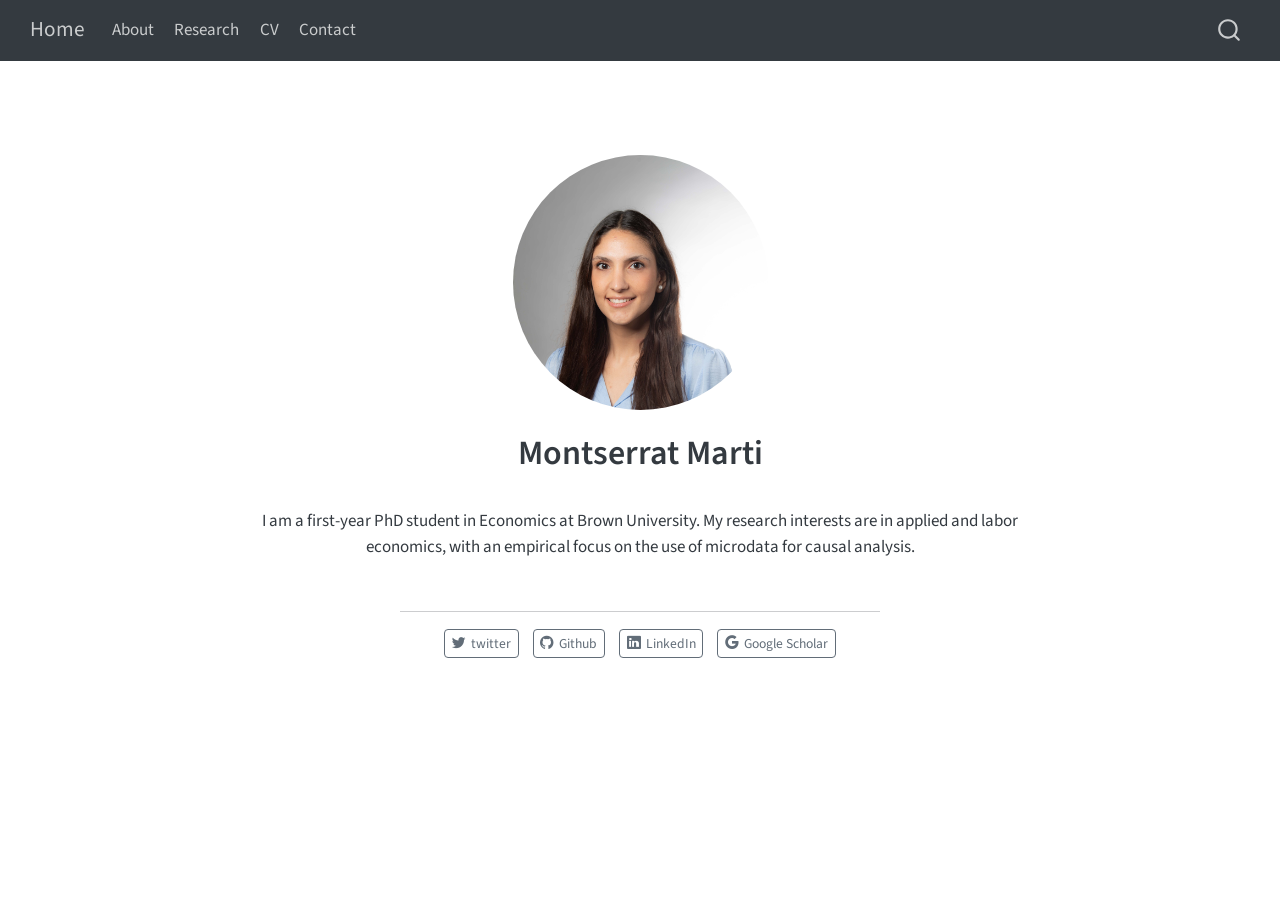
<file: docs/index.html>
<!DOCTYPE html>
<html xmlns="http://www.w3.org/1999/xhtml" lang="en" xml:lang="en"><head>

<meta charset="utf-8">
<meta name="generator" content="quarto-1.9.36">

<meta name="viewport" content="width=device-width, initial-scale=1.0, user-scalable=yes">


<title>Montserrat Marti – Home</title>
<style>
/* Default styles provided by pandoc.
** See https://pandoc.org/MANUAL.html#variables-for-html for config info.
*/
code{white-space: pre-wrap;}
span.smallcaps{font-variant: small-caps;}
div.columns{display: flex; gap: min(4vw, 1.5em);}
div.column{flex: auto; overflow-x: auto;}
div.hanging-indent{margin-left: 1.5em; text-indent: -1.5em;}
ul.task-list{list-style: none;}
ul.task-list li input[type="checkbox"] {
  width: 0.8em;
  margin: 0 0.8em 0.2em -1em; /* quarto-specific, see https://github.com/quarto-dev/quarto-cli/issues/4556 */ 
  vertical-align: middle;
}
</style>


<script src="site_libs/quarto-nav/quarto-nav.js"></script>
<script src="site_libs/quarto-nav/headroom.min.js"></script>
<script src="site_libs/clipboard/clipboard.min.js"></script>
<script src="site_libs/quarto-search/autocomplete.umd.js"></script>
<script src="site_libs/quarto-search/fuse.min.js"></script>
<script src="site_libs/quarto-search/quarto-search.js"></script>
<meta name="quarto:offset" content="./">
<link href="./logo.png" rel="icon" type="image/png">
<script src="site_libs/quarto-html/quarto.js" type="module"></script>
<script src="site_libs/quarto-html/tabsets/tabsets.js" type="module"></script>
<script src="site_libs/quarto-html/popper.min.js"></script>
<script src="site_libs/quarto-html/tippy.umd.min.js"></script>
<link href="site_libs/quarto-html/tippy.css" rel="stylesheet">
<link href="site_libs/quarto-html/quarto-syntax-highlighting-845c23b38eaddc0f92fda52bfe77a8c8.css" rel="stylesheet" id="quarto-text-highlighting-styles">
<script src="site_libs/bootstrap/bootstrap.min.js"></script>
<link href="site_libs/bootstrap/bootstrap-icons.css" rel="stylesheet">
<link href="site_libs/bootstrap/bootstrap-03f9807de618bff308c2425e29cd4db3.min.css" rel="stylesheet" append-hash="true" id="quarto-bootstrap" data-mode="light">
<script id="quarto-search-options" type="application/json">{
  "location": "navbar",
  "copy-button": false,
  "collapse-after": 3,
  "panel-placement": "end",
  "type": "overlay",
  "limit": 50,
  "keyboard-shortcut": [
    "f",
    "/",
    "s"
  ],
  "show-item-context": false,
  "language": {
    "search-no-results-text": "No results",
    "search-matching-documents-text": "matching documents",
    "search-copy-link-title": "Copy link to search",
    "search-hide-matches-text": "Hide additional matches",
    "search-more-match-text": "more match in this document",
    "search-more-matches-text": "more matches in this document",
    "search-clear-button-title": "Clear",
    "search-text-placeholder": "",
    "search-detached-cancel-button-title": "Cancel",
    "search-submit-button-title": "Submit",
    "search-label": "Search"
  }
}</script>


<link rel="stylesheet" href="styles.css">
</head>

<body class="nav-fixed fullcontent quarto-light">

<div id="quarto-search-results"></div>
  <header id="quarto-header" class="headroom fixed-top">
    <nav class="navbar navbar-expand-lg " data-bs-theme="dark">
      <div class="navbar-container container-fluid">
      <div class="navbar-brand-container mx-auto">
    <a class="navbar-brand" href="./index.html">
    <span class="navbar-title">Home</span>
    </a>
  </div>
            <div id="quarto-search" class="" title="Search"></div>
          <button class="navbar-toggler" type="button" data-bs-toggle="collapse" data-bs-target="#navbarCollapse" aria-controls="navbarCollapse" role="menu" aria-expanded="false" aria-label="Toggle navigation" onclick="if (window.quartoToggleHeadroom) { window.quartoToggleHeadroom(); }">
  <span class="navbar-toggler-icon"></span>
</button>
          <div class="collapse navbar-collapse" id="navbarCollapse">
            <ul class="navbar-nav navbar-nav-scroll me-auto">
  <li class="nav-item">
    <a class="nav-link" href="./about.html"> 
<span class="menu-text">About</span></a>
  </li>  
  <li class="nav-item">
    <a class="nav-link" href="./research/index.html"> 
<span class="menu-text">Research</span></a>
  </li>  
  <li class="nav-item">
    <a class="nav-link" href="./cv.pdf"> 
<span class="menu-text">CV</span></a>
  </li>  
  <li class="nav-item">
    <a class="nav-link" href="./contact.html"> 
<span class="menu-text">Contact</span></a>
  </li>  
</ul>
          </div> <!-- /navcollapse -->
            <div class="quarto-navbar-tools">
</div>
      </div> <!-- /container-fluid -->
    </nav>
</header>
<!-- content -->
<div id="quarto-content" class="quarto-container page-columns page-rows-contents page-layout-article page-navbar">
<!-- sidebar -->
<!-- margin-sidebar -->
    
<!-- main -->
<div class="quarto-about-jolla">
  <img src="profile.jpg" class="about-image
  round " style="height: 15em; width: 15em;">
 <header id="title-block-header" class="quarto-title-block default">
<div class="quarto-title">
<h1 class="title">Montserrat Marti</h1>
</div>
<div class="quarto-title-meta">
  </div>
</header><main class="content" id="quarto-document-content">
<p>I am a first-year PhD student in Economics at Brown University. My research interests are in applied and labor economics, with an empirical focus on the use of microdata for causal analysis.</p>


</main> 
  <hr class="about-sep">
   <div class="about-links">
  <a href="https://twitter.com" class="about-link" rel="" target="">
    <i class="bi bi-twitter"></i>
     <span class="about-link-text">twitter</span>
  </a>
  <a href="https://github.com" class="about-link" rel="" target="">
    <i class="bi bi-github"></i>
     <span class="about-link-text">Github</span>
  </a>
  <a href="https://linkedin.com" class="about-link" rel="" target="">
    <i class="bi bi-linkedin"></i>
     <span class="about-link-text">LinkedIn</span>
  </a>
  <a href="https://scholar.google.com" class="about-link" rel="" target="">
    <i class="bi bi-google"></i>
     <span class="about-link-text">Google Scholar</span>
  </a>
</div>
</div>
 <!-- /main -->
<script id="quarto-html-after-body" type="application/javascript">
  window.document.addEventListener("DOMContentLoaded", function (event) {
    const isCodeAnnotation = (el) => {
      for (const clz of el.classList) {
        if (clz.startsWith('code-annotation-')) {                     
          return true;
        }
      }
      return false;
    }
    const onCopySuccess = function(e) {
      // button target
      const button = e.trigger;
      // don't keep focus
      button.blur();
      // flash "checked"
      button.classList.add('code-copy-button-checked');
      var currentTitle = button.getAttribute("title");
      button.setAttribute("title", "Copied!");
      let tooltip;
      if (window.bootstrap) {
        button.setAttribute("data-bs-toggle", "tooltip");
        button.setAttribute("data-bs-placement", "left");
        button.setAttribute("data-bs-title", "Copied!");
        tooltip = new bootstrap.Tooltip(button, 
          { trigger: "manual", 
            customClass: "code-copy-button-tooltip",
            offset: [0, -8]});
        tooltip.show();    
      }
      setTimeout(function() {
        if (tooltip) {
          tooltip.hide();
          button.removeAttribute("data-bs-title");
          button.removeAttribute("data-bs-toggle");
          button.removeAttribute("data-bs-placement");
        }
        button.setAttribute("title", currentTitle);
        button.classList.remove('code-copy-button-checked');
      }, 1000);
      // clear code selection
      e.clearSelection();
    }
    const getTextToCopy = function(trigger) {
      const outerScaffold = trigger.parentElement.cloneNode(true);
      const codeEl = outerScaffold.querySelector('code');
      for (const childEl of codeEl.children) {
        if (isCodeAnnotation(childEl)) {
          childEl.remove();
        }
      }
      return codeEl.innerText;
    }
    const clipboard = new window.ClipboardJS('.code-copy-button:not([data-in-quarto-modal])', {
      text: getTextToCopy
    });
    clipboard.on('success', onCopySuccess);
    if (window.document.getElementById('quarto-embedded-source-code-modal')) {
      const clipboardModal = new window.ClipboardJS('.code-copy-button[data-in-quarto-modal]', {
        text: getTextToCopy,
        container: window.document.getElementById('quarto-embedded-source-code-modal')
      });
      clipboardModal.on('success', onCopySuccess);
    }
      var localhostRegex = new RegExp(/^(?:http|https):\/\/localhost\:?[0-9]*\//);
      var mailtoRegex = new RegExp(/^mailto:/);
        var filterRegex = new RegExp('/' + window.location.host + '/');
      var isInternal = (href) => {
          return filterRegex.test(href) || localhostRegex.test(href) || mailtoRegex.test(href);
      }
      // Inspect non-navigation links and adorn them if external
     var links = window.document.querySelectorAll('a[href]:not(.nav-link):not(.navbar-brand):not(.toc-action):not(.sidebar-link):not(.sidebar-item-toggle):not(.pagination-link):not(.no-external):not([aria-hidden]):not(.dropdown-item):not(.quarto-navigation-tool):not(.about-link)');
      for (var i=0; i<links.length; i++) {
        const link = links[i];
        if (!isInternal(link.href)) {
          // undo the damage that might have been done by quarto-nav.js in the case of
          // links that we want to consider external
          if (link.dataset.originalHref !== undefined) {
            link.href = link.dataset.originalHref;
          }
        }
      }
    function tippyHover(el, contentFn, onTriggerFn, onUntriggerFn) {
      const config = {
        allowHTML: true,
        maxWidth: 500,
        delay: 100,
        arrow: false,
        appendTo: function(el) {
            return el.parentElement;
        },
        interactive: true,
        interactiveBorder: 10,
        theme: 'quarto',
        placement: 'bottom-start',
      };
      if (contentFn) {
        config.content = contentFn;
      }
      if (onTriggerFn) {
        config.onTrigger = onTriggerFn;
      }
      if (onUntriggerFn) {
        config.onUntrigger = onUntriggerFn;
      }
      window.tippy(el, config); 
    }
    const noterefs = window.document.querySelectorAll('a[role="doc-noteref"]');
    for (var i=0; i<noterefs.length; i++) {
      const ref = noterefs[i];
      tippyHover(ref, function() {
        // use id or data attribute instead here
        let href = ref.getAttribute('data-footnote-href') || ref.getAttribute('href');
        try { href = new URL(href).hash; } catch {}
        const id = href.replace(/^#\/?/, "");
        const note = window.document.getElementById(id);
        if (note) {
          return note.innerHTML;
        } else {
          return "";
        }
      });
    }
    const xrefs = window.document.querySelectorAll('a.quarto-xref');
    const processXRef = (id, note) => {
      // Strip column container classes
      const stripColumnClz = (el) => {
        el.classList.remove("page-full", "page-columns");
        if (el.children) {
          for (const child of el.children) {
            stripColumnClz(child);
          }
        }
      }
      stripColumnClz(note)
      if (id === null || id.startsWith('sec-')) {
        // Special case sections, only their first couple elements
        const container = document.createElement("div");
        if (note.children && note.children.length > 2) {
          container.appendChild(note.children[0].cloneNode(true));
          for (let i = 1; i < note.children.length; i++) {
            const child = note.children[i];
            if (child.tagName === "P" && child.innerText === "") {
              continue;
            } else {
              container.appendChild(child.cloneNode(true));
              break;
            }
          }
          if (window.Quarto?.typesetMath) {
            window.Quarto.typesetMath(container);
          }
          return container.innerHTML
        } else {
          if (window.Quarto?.typesetMath) {
            window.Quarto.typesetMath(note);
          }
          return note.innerHTML;
        }
      } else {
        // Remove any anchor links if they are present
        const anchorLink = note.querySelector('a.anchorjs-link');
        if (anchorLink) {
          anchorLink.remove();
        }
        if (window.Quarto?.typesetMath) {
          window.Quarto.typesetMath(note);
        }
        if (note.classList.contains("callout")) {
          return note.outerHTML;
        } else {
          return note.innerHTML;
        }
      }
    }
    for (var i=0; i<xrefs.length; i++) {
      const xref = xrefs[i];
      tippyHover(xref, undefined, function(instance) {
        instance.disable();
        let url = xref.getAttribute('href');
        let hash = undefined; 
        if (url.startsWith('#')) {
          hash = url;
        } else {
          try { hash = new URL(url).hash; } catch {}
        }
        if (hash) {
          const id = hash.replace(/^#\/?/, "");
          const note = window.document.getElementById(id);
          if (note !== null) {
            try {
              const html = processXRef(id, note.cloneNode(true));
              instance.setContent(html);
            } finally {
              instance.enable();
              instance.show();
            }
          } else {
            // See if we can fetch this
            fetch(url.split('#')[0])
            .then(res => res.text())
            .then(html => {
              const parser = new DOMParser();
              const htmlDoc = parser.parseFromString(html, "text/html");
              const note = htmlDoc.getElementById(id);
              if (note !== null) {
                const html = processXRef(id, note);
                instance.setContent(html);
              } 
            }).finally(() => {
              instance.enable();
              instance.show();
            });
          }
        } else {
          // See if we can fetch a full url (with no hash to target)
          // This is a special case and we should probably do some content thinning / targeting
          fetch(url)
          .then(res => res.text())
          .then(html => {
            const parser = new DOMParser();
            const htmlDoc = parser.parseFromString(html, "text/html");
            const note = htmlDoc.querySelector('main.content');
            if (note !== null) {
              // This should only happen for chapter cross references
              // (since there is no id in the URL)
              // remove the first header
              if (note.children.length > 0 && note.children[0].tagName === "HEADER") {
                note.children[0].remove();
              }
              const html = processXRef(null, note);
              instance.setContent(html);
            } 
          }).finally(() => {
            instance.enable();
            instance.show();
          });
        }
      }, function(instance) {
      });
    }
        let selectedAnnoteEl;
        const selectorForAnnotation = ( cell, annotation) => {
          let cellAttr = 'data-code-cell="' + cell + '"';
          let lineAttr = 'data-code-annotation="' +  annotation + '"';
          const selector = 'span[' + cellAttr + '][' + lineAttr + ']';
          return selector;
        }
        const selectCodeLines = (annoteEl) => {
          const doc = window.document;
          const targetCell = annoteEl.getAttribute("data-target-cell");
          const targetAnnotation = annoteEl.getAttribute("data-target-annotation");
          const annoteSpan = window.document.querySelector(selectorForAnnotation(targetCell, targetAnnotation));
          const lines = annoteSpan.getAttribute("data-code-lines").split(",");
          const lineIds = lines.map((line) => {
            return targetCell + "-" + line;
          })
          let top = null;
          let height = null;
          let parent = null;
          if (lineIds.length > 0) {
              //compute the position of the single el (top and bottom and make a div)
              const el = window.document.getElementById(lineIds[0]);
              top = el.offsetTop;
              height = el.offsetHeight;
              parent = el.parentElement.parentElement;
            if (lineIds.length > 1) {
              const lastEl = window.document.getElementById(lineIds[lineIds.length - 1]);
              const bottom = lastEl.offsetTop + lastEl.offsetHeight;
              height = bottom - top;
            }
            if (top !== null && height !== null && parent !== null) {
              // cook up a div (if necessary) and position it 
              let div = window.document.getElementById("code-annotation-line-highlight");
              if (div === null) {
                div = window.document.createElement("div");
                div.setAttribute("id", "code-annotation-line-highlight");
                div.style.position = 'absolute';
                parent.appendChild(div);
              }
              div.style.top = top - 2 + "px";
              div.style.height = height + 4 + "px";
              div.style.left = 0;
              let gutterDiv = window.document.getElementById("code-annotation-line-highlight-gutter");
              if (gutterDiv === null) {
                gutterDiv = window.document.createElement("div");
                gutterDiv.setAttribute("id", "code-annotation-line-highlight-gutter");
                gutterDiv.style.position = 'absolute';
                const codeCell = window.document.getElementById(targetCell);
                const gutter = codeCell.querySelector('.code-annotation-gutter');
                gutter.appendChild(gutterDiv);
              }
              gutterDiv.style.top = top - 2 + "px";
              gutterDiv.style.height = height + 4 + "px";
            }
            selectedAnnoteEl = annoteEl;
          }
        };
        const unselectCodeLines = () => {
          const elementsIds = ["code-annotation-line-highlight", "code-annotation-line-highlight-gutter"];
          elementsIds.forEach((elId) => {
            const div = window.document.getElementById(elId);
            if (div) {
              div.remove();
            }
          });
          selectedAnnoteEl = undefined;
        };
          // Handle positioning of the toggle
      window.addEventListener(
        "resize",
        throttle(() => {
          elRect = undefined;
          if (selectedAnnoteEl) {
            selectCodeLines(selectedAnnoteEl);
          }
        }, 10)
      );
      function throttle(fn, ms) {
      let throttle = false;
      let timer;
        return (...args) => {
          if(!throttle) { // first call gets through
              fn.apply(this, args);
              throttle = true;
          } else { // all the others get throttled
              if(timer) clearTimeout(timer); // cancel #2
              timer = setTimeout(() => {
                fn.apply(this, args);
                timer = throttle = false;
              }, ms);
          }
        };
      }
        // Attach click handler to the DT
        const annoteDls = window.document.querySelectorAll('dt[data-target-cell]');
        for (const annoteDlNode of annoteDls) {
          annoteDlNode.addEventListener('click', (event) => {
            const clickedEl = event.target;
            if (clickedEl !== selectedAnnoteEl) {
              unselectCodeLines();
              const activeEl = window.document.querySelector('dt[data-target-cell].code-annotation-active');
              if (activeEl) {
                activeEl.classList.remove('code-annotation-active');
              }
              selectCodeLines(clickedEl);
              clickedEl.classList.add('code-annotation-active');
            } else {
              // Unselect the line
              unselectCodeLines();
              clickedEl.classList.remove('code-annotation-active');
            }
          });
        }
    const findCites = (el) => {
      const parentEl = el.parentElement;
      if (parentEl) {
        const cites = parentEl.dataset.cites;
        if (cites) {
          return {
            el,
            cites: cites.split(' ')
          };
        } else {
          return findCites(el.parentElement)
        }
      } else {
        return undefined;
      }
    };
    var bibliorefs = window.document.querySelectorAll('a[role="doc-biblioref"]');
    for (var i=0; i<bibliorefs.length; i++) {
      const ref = bibliorefs[i];
      const citeInfo = findCites(ref);
      if (citeInfo) {
        tippyHover(citeInfo.el, function() {
          var popup = window.document.createElement('div');
          citeInfo.cites.forEach(function(cite) {
            var citeDiv = window.document.createElement('div');
            citeDiv.classList.add('hanging-indent');
            citeDiv.classList.add('csl-entry');
            var biblioDiv = window.document.getElementById('ref-' + cite);
            if (biblioDiv) {
              citeDiv.innerHTML = biblioDiv.innerHTML;
            }
            popup.appendChild(citeDiv);
          });
          return popup.innerHTML;
        });
      }
    }
  });
  </script>
</div> <!-- /content -->




</body></html>
</file>
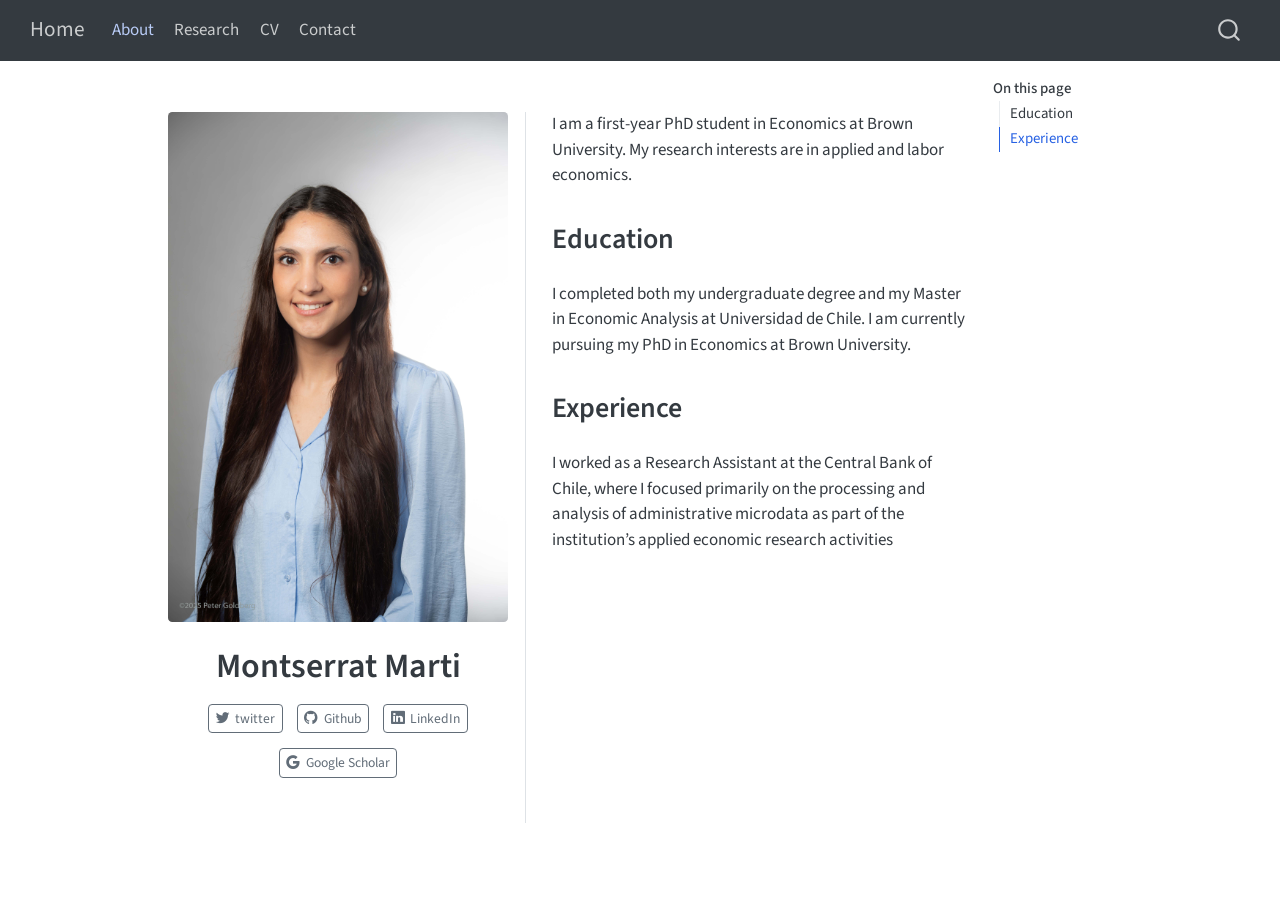
<file: docs/about.html>
<!DOCTYPE html>
<html xmlns="http://www.w3.org/1999/xhtml" lang="en" xml:lang="en"><head>

<meta charset="utf-8">
<meta name="generator" content="quarto-1.9.36">

<meta name="viewport" content="width=device-width, initial-scale=1.0, user-scalable=yes">


<title>Montserrat Marti – Home</title>
<style>
/* Default styles provided by pandoc.
** See https://pandoc.org/MANUAL.html#variables-for-html for config info.
*/
code{white-space: pre-wrap;}
span.smallcaps{font-variant: small-caps;}
div.columns{display: flex; gap: min(4vw, 1.5em);}
div.column{flex: auto; overflow-x: auto;}
div.hanging-indent{margin-left: 1.5em; text-indent: -1.5em;}
ul.task-list{list-style: none;}
ul.task-list li input[type="checkbox"] {
  width: 0.8em;
  margin: 0 0.8em 0.2em -1em; /* quarto-specific, see https://github.com/quarto-dev/quarto-cli/issues/4556 */ 
  vertical-align: middle;
}
</style>


<script src="site_libs/quarto-nav/quarto-nav.js"></script>
<script src="site_libs/quarto-nav/headroom.min.js"></script>
<script src="site_libs/clipboard/clipboard.min.js"></script>
<script src="site_libs/quarto-search/autocomplete.umd.js"></script>
<script src="site_libs/quarto-search/fuse.min.js"></script>
<script src="site_libs/quarto-search/quarto-search.js"></script>
<meta name="quarto:offset" content="./">
<link href="./logo.png" rel="icon" type="image/png">
<script src="site_libs/quarto-html/quarto.js" type="module"></script>
<script src="site_libs/quarto-html/tabsets/tabsets.js" type="module"></script>
<script src="site_libs/quarto-html/popper.min.js"></script>
<script src="site_libs/quarto-html/tippy.umd.min.js"></script>
<link href="site_libs/quarto-html/tippy.css" rel="stylesheet">
<link href="site_libs/quarto-html/quarto-syntax-highlighting-845c23b38eaddc0f92fda52bfe77a8c8.css" rel="stylesheet" id="quarto-text-highlighting-styles">
<script src="site_libs/bootstrap/bootstrap.min.js"></script>
<link href="site_libs/bootstrap/bootstrap-icons.css" rel="stylesheet">
<link href="site_libs/bootstrap/bootstrap-03f9807de618bff308c2425e29cd4db3.min.css" rel="stylesheet" append-hash="true" id="quarto-bootstrap" data-mode="light">
<script id="quarto-search-options" type="application/json">{
  "location": "navbar",
  "copy-button": false,
  "collapse-after": 3,
  "panel-placement": "end",
  "type": "overlay",
  "limit": 50,
  "keyboard-shortcut": [
    "f",
    "/",
    "s"
  ],
  "show-item-context": false,
  "language": {
    "search-no-results-text": "No results",
    "search-matching-documents-text": "matching documents",
    "search-copy-link-title": "Copy link to search",
    "search-hide-matches-text": "Hide additional matches",
    "search-more-match-text": "more match in this document",
    "search-more-matches-text": "more matches in this document",
    "search-clear-button-title": "Clear",
    "search-text-placeholder": "",
    "search-detached-cancel-button-title": "Cancel",
    "search-submit-button-title": "Submit",
    "search-label": "Search"
  }
}</script>


<link rel="stylesheet" href="styles.css">
</head>

<body class="nav-fixed quarto-light">

<div id="quarto-search-results"></div>
  <header id="quarto-header" class="headroom fixed-top">
    <nav class="navbar navbar-expand-lg " data-bs-theme="dark">
      <div class="navbar-container container-fluid">
      <div class="navbar-brand-container mx-auto">
    <a class="navbar-brand" href="./index.html">
    <span class="navbar-title">Home</span>
    </a>
  </div>
            <div id="quarto-search" class="" title="Search"></div>
          <button class="navbar-toggler" type="button" data-bs-toggle="collapse" data-bs-target="#navbarCollapse" aria-controls="navbarCollapse" role="menu" aria-expanded="false" aria-label="Toggle navigation" onclick="if (window.quartoToggleHeadroom) { window.quartoToggleHeadroom(); }">
  <span class="navbar-toggler-icon"></span>
</button>
          <div class="collapse navbar-collapse" id="navbarCollapse">
            <ul class="navbar-nav navbar-nav-scroll me-auto">
  <li class="nav-item">
    <a class="nav-link active" href="./about.html" aria-current="page"> 
<span class="menu-text">About</span></a>
  </li>  
  <li class="nav-item">
    <a class="nav-link" href="./research/index.html"> 
<span class="menu-text">Research</span></a>
  </li>  
  <li class="nav-item">
    <a class="nav-link" href="./cv.pdf"> 
<span class="menu-text">CV</span></a>
  </li>  
  <li class="nav-item">
    <a class="nav-link" href="./contact.html"> 
<span class="menu-text">Contact</span></a>
  </li>  
</ul>
          </div> <!-- /navcollapse -->
            <div class="quarto-navbar-tools">
</div>
      </div> <!-- /container-fluid -->
    </nav>
</header>
<!-- content -->
<div id="quarto-content" class="quarto-container page-columns page-rows-contents page-layout-article page-navbar">
<!-- sidebar -->
<!-- margin-sidebar -->
    <div id="quarto-margin-sidebar" class="sidebar margin-sidebar">
        <nav id="TOC" role="doc-toc" class="toc-active">
    <h2 id="toc-title">On this page</h2>
  <ul>
  <li><a href="#education" id="toc-education" class="nav-link active" data-scroll-target="#education">Education</a></li>
  <li><a href="#experience" id="toc-experience" class="nav-link" data-scroll-target="#experience">Experience</a></li>
  </ul>
</nav>
    </div>
<!-- main -->
<div class="quarto-about-trestles">
  <div class="about-entity">
    <img src="profile.jpg" class="about-image
  rounded " style="width: 20em;">
<header id="title-block-header" class="quarto-title-block default">
<div class="quarto-title">
<h1 class="title">Montserrat Marti</h1>
</div>
<div class="quarto-title-meta">
  </div>
</header>
    <div class="about-links">
  <a href="https://twitter.com" class="about-link" rel="" target="">
    <i class="bi bi-twitter"></i>
     <span class="about-link-text">twitter</span>
  </a>
  <a href="https://github.com" class="about-link" rel="" target="">
    <i class="bi bi-github"></i>
     <span class="about-link-text">Github</span>
  </a>
  <a href="https://linkedin.com" class="about-link" rel="" target="">
    <i class="bi bi-linkedin"></i>
     <span class="about-link-text">LinkedIn</span>
  </a>
  <a href="https://scholar.google.com" class="about-link" rel="" target="">
    <i class="bi bi-google"></i>
     <span class="about-link-text">Google Scholar</span>
  </a>
</div>
  </div>
  <div class="about-contents"><main class="content" id="quarto-document-content">

<p>I am a first-year PhD student in Economics at Brown University. My research interests are in applied and labor economics.</p>
<section id="education" class="level2">
<h2 data-anchor-id="education">Education</h2>
<p>I completed both my undergraduate degree and my Master in Economic Analysis at Universidad de Chile. I am currently pursuing my PhD in Economics at Brown University.</p>
</section>
<section id="experience" class="level2">
<h2 data-anchor-id="experience">Experience</h2>
<p>I worked as a Research Assistant at the Central Bank of Chile, where I focused primarily on the processing and analysis of administrative microdata as part of the institution’s applied economic research activities</p>


</section>
</main></div>
</div>
 <!-- /main -->
<script id="quarto-html-after-body" type="application/javascript">
  window.document.addEventListener("DOMContentLoaded", function (event) {
    const isCodeAnnotation = (el) => {
      for (const clz of el.classList) {
        if (clz.startsWith('code-annotation-')) {                     
          return true;
        }
      }
      return false;
    }
    const onCopySuccess = function(e) {
      // button target
      const button = e.trigger;
      // don't keep focus
      button.blur();
      // flash "checked"
      button.classList.add('code-copy-button-checked');
      var currentTitle = button.getAttribute("title");
      button.setAttribute("title", "Copied!");
      let tooltip;
      if (window.bootstrap) {
        button.setAttribute("data-bs-toggle", "tooltip");
        button.setAttribute("data-bs-placement", "left");
        button.setAttribute("data-bs-title", "Copied!");
        tooltip = new bootstrap.Tooltip(button, 
          { trigger: "manual", 
            customClass: "code-copy-button-tooltip",
            offset: [0, -8]});
        tooltip.show();    
      }
      setTimeout(function() {
        if (tooltip) {
          tooltip.hide();
          button.removeAttribute("data-bs-title");
          button.removeAttribute("data-bs-toggle");
          button.removeAttribute("data-bs-placement");
        }
        button.setAttribute("title", currentTitle);
        button.classList.remove('code-copy-button-checked');
      }, 1000);
      // clear code selection
      e.clearSelection();
    }
    const getTextToCopy = function(trigger) {
      const outerScaffold = trigger.parentElement.cloneNode(true);
      const codeEl = outerScaffold.querySelector('code');
      for (const childEl of codeEl.children) {
        if (isCodeAnnotation(childEl)) {
          childEl.remove();
        }
      }
      return codeEl.innerText;
    }
    const clipboard = new window.ClipboardJS('.code-copy-button:not([data-in-quarto-modal])', {
      text: getTextToCopy
    });
    clipboard.on('success', onCopySuccess);
    if (window.document.getElementById('quarto-embedded-source-code-modal')) {
      const clipboardModal = new window.ClipboardJS('.code-copy-button[data-in-quarto-modal]', {
        text: getTextToCopy,
        container: window.document.getElementById('quarto-embedded-source-code-modal')
      });
      clipboardModal.on('success', onCopySuccess);
    }
      var localhostRegex = new RegExp(/^(?:http|https):\/\/localhost\:?[0-9]*\//);
      var mailtoRegex = new RegExp(/^mailto:/);
        var filterRegex = new RegExp('/' + window.location.host + '/');
      var isInternal = (href) => {
          return filterRegex.test(href) || localhostRegex.test(href) || mailtoRegex.test(href);
      }
      // Inspect non-navigation links and adorn them if external
     var links = window.document.querySelectorAll('a[href]:not(.nav-link):not(.navbar-brand):not(.toc-action):not(.sidebar-link):not(.sidebar-item-toggle):not(.pagination-link):not(.no-external):not([aria-hidden]):not(.dropdown-item):not(.quarto-navigation-tool):not(.about-link)');
      for (var i=0; i<links.length; i++) {
        const link = links[i];
        if (!isInternal(link.href)) {
          // undo the damage that might have been done by quarto-nav.js in the case of
          // links that we want to consider external
          if (link.dataset.originalHref !== undefined) {
            link.href = link.dataset.originalHref;
          }
        }
      }
    function tippyHover(el, contentFn, onTriggerFn, onUntriggerFn) {
      const config = {
        allowHTML: true,
        maxWidth: 500,
        delay: 100,
        arrow: false,
        appendTo: function(el) {
            return el.parentElement;
        },
        interactive: true,
        interactiveBorder: 10,
        theme: 'quarto',
        placement: 'bottom-start',
      };
      if (contentFn) {
        config.content = contentFn;
      }
      if (onTriggerFn) {
        config.onTrigger = onTriggerFn;
      }
      if (onUntriggerFn) {
        config.onUntrigger = onUntriggerFn;
      }
      window.tippy(el, config); 
    }
    const noterefs = window.document.querySelectorAll('a[role="doc-noteref"]');
    for (var i=0; i<noterefs.length; i++) {
      const ref = noterefs[i];
      tippyHover(ref, function() {
        // use id or data attribute instead here
        let href = ref.getAttribute('data-footnote-href') || ref.getAttribute('href');
        try { href = new URL(href).hash; } catch {}
        const id = href.replace(/^#\/?/, "");
        const note = window.document.getElementById(id);
        if (note) {
          return note.innerHTML;
        } else {
          return "";
        }
      });
    }
    const xrefs = window.document.querySelectorAll('a.quarto-xref');
    const processXRef = (id, note) => {
      // Strip column container classes
      const stripColumnClz = (el) => {
        el.classList.remove("page-full", "page-columns");
        if (el.children) {
          for (const child of el.children) {
            stripColumnClz(child);
          }
        }
      }
      stripColumnClz(note)
      if (id === null || id.startsWith('sec-')) {
        // Special case sections, only their first couple elements
        const container = document.createElement("div");
        if (note.children && note.children.length > 2) {
          container.appendChild(note.children[0].cloneNode(true));
          for (let i = 1; i < note.children.length; i++) {
            const child = note.children[i];
            if (child.tagName === "P" && child.innerText === "") {
              continue;
            } else {
              container.appendChild(child.cloneNode(true));
              break;
            }
          }
          if (window.Quarto?.typesetMath) {
            window.Quarto.typesetMath(container);
          }
          return container.innerHTML
        } else {
          if (window.Quarto?.typesetMath) {
            window.Quarto.typesetMath(note);
          }
          return note.innerHTML;
        }
      } else {
        // Remove any anchor links if they are present
        const anchorLink = note.querySelector('a.anchorjs-link');
        if (anchorLink) {
          anchorLink.remove();
        }
        if (window.Quarto?.typesetMath) {
          window.Quarto.typesetMath(note);
        }
        if (note.classList.contains("callout")) {
          return note.outerHTML;
        } else {
          return note.innerHTML;
        }
      }
    }
    for (var i=0; i<xrefs.length; i++) {
      const xref = xrefs[i];
      tippyHover(xref, undefined, function(instance) {
        instance.disable();
        let url = xref.getAttribute('href');
        let hash = undefined; 
        if (url.startsWith('#')) {
          hash = url;
        } else {
          try { hash = new URL(url).hash; } catch {}
        }
        if (hash) {
          const id = hash.replace(/^#\/?/, "");
          const note = window.document.getElementById(id);
          if (note !== null) {
            try {
              const html = processXRef(id, note.cloneNode(true));
              instance.setContent(html);
            } finally {
              instance.enable();
              instance.show();
            }
          } else {
            // See if we can fetch this
            fetch(url.split('#')[0])
            .then(res => res.text())
            .then(html => {
              const parser = new DOMParser();
              const htmlDoc = parser.parseFromString(html, "text/html");
              const note = htmlDoc.getElementById(id);
              if (note !== null) {
                const html = processXRef(id, note);
                instance.setContent(html);
              } 
            }).finally(() => {
              instance.enable();
              instance.show();
            });
          }
        } else {
          // See if we can fetch a full url (with no hash to target)
          // This is a special case and we should probably do some content thinning / targeting
          fetch(url)
          .then(res => res.text())
          .then(html => {
            const parser = new DOMParser();
            const htmlDoc = parser.parseFromString(html, "text/html");
            const note = htmlDoc.querySelector('main.content');
            if (note !== null) {
              // This should only happen for chapter cross references
              // (since there is no id in the URL)
              // remove the first header
              if (note.children.length > 0 && note.children[0].tagName === "HEADER") {
                note.children[0].remove();
              }
              const html = processXRef(null, note);
              instance.setContent(html);
            } 
          }).finally(() => {
            instance.enable();
            instance.show();
          });
        }
      }, function(instance) {
      });
    }
        let selectedAnnoteEl;
        const selectorForAnnotation = ( cell, annotation) => {
          let cellAttr = 'data-code-cell="' + cell + '"';
          let lineAttr = 'data-code-annotation="' +  annotation + '"';
          const selector = 'span[' + cellAttr + '][' + lineAttr + ']';
          return selector;
        }
        const selectCodeLines = (annoteEl) => {
          const doc = window.document;
          const targetCell = annoteEl.getAttribute("data-target-cell");
          const targetAnnotation = annoteEl.getAttribute("data-target-annotation");
          const annoteSpan = window.document.querySelector(selectorForAnnotation(targetCell, targetAnnotation));
          const lines = annoteSpan.getAttribute("data-code-lines").split(",");
          const lineIds = lines.map((line) => {
            return targetCell + "-" + line;
          })
          let top = null;
          let height = null;
          let parent = null;
          if (lineIds.length > 0) {
              //compute the position of the single el (top and bottom and make a div)
              const el = window.document.getElementById(lineIds[0]);
              top = el.offsetTop;
              height = el.offsetHeight;
              parent = el.parentElement.parentElement;
            if (lineIds.length > 1) {
              const lastEl = window.document.getElementById(lineIds[lineIds.length - 1]);
              const bottom = lastEl.offsetTop + lastEl.offsetHeight;
              height = bottom - top;
            }
            if (top !== null && height !== null && parent !== null) {
              // cook up a div (if necessary) and position it 
              let div = window.document.getElementById("code-annotation-line-highlight");
              if (div === null) {
                div = window.document.createElement("div");
                div.setAttribute("id", "code-annotation-line-highlight");
                div.style.position = 'absolute';
                parent.appendChild(div);
              }
              div.style.top = top - 2 + "px";
              div.style.height = height + 4 + "px";
              div.style.left = 0;
              let gutterDiv = window.document.getElementById("code-annotation-line-highlight-gutter");
              if (gutterDiv === null) {
                gutterDiv = window.document.createElement("div");
                gutterDiv.setAttribute("id", "code-annotation-line-highlight-gutter");
                gutterDiv.style.position = 'absolute';
                const codeCell = window.document.getElementById(targetCell);
                const gutter = codeCell.querySelector('.code-annotation-gutter');
                gutter.appendChild(gutterDiv);
              }
              gutterDiv.style.top = top - 2 + "px";
              gutterDiv.style.height = height + 4 + "px";
            }
            selectedAnnoteEl = annoteEl;
          }
        };
        const unselectCodeLines = () => {
          const elementsIds = ["code-annotation-line-highlight", "code-annotation-line-highlight-gutter"];
          elementsIds.forEach((elId) => {
            const div = window.document.getElementById(elId);
            if (div) {
              div.remove();
            }
          });
          selectedAnnoteEl = undefined;
        };
          // Handle positioning of the toggle
      window.addEventListener(
        "resize",
        throttle(() => {
          elRect = undefined;
          if (selectedAnnoteEl) {
            selectCodeLines(selectedAnnoteEl);
          }
        }, 10)
      );
      function throttle(fn, ms) {
      let throttle = false;
      let timer;
        return (...args) => {
          if(!throttle) { // first call gets through
              fn.apply(this, args);
              throttle = true;
          } else { // all the others get throttled
              if(timer) clearTimeout(timer); // cancel #2
              timer = setTimeout(() => {
                fn.apply(this, args);
                timer = throttle = false;
              }, ms);
          }
        };
      }
        // Attach click handler to the DT
        const annoteDls = window.document.querySelectorAll('dt[data-target-cell]');
        for (const annoteDlNode of annoteDls) {
          annoteDlNode.addEventListener('click', (event) => {
            const clickedEl = event.target;
            if (clickedEl !== selectedAnnoteEl) {
              unselectCodeLines();
              const activeEl = window.document.querySelector('dt[data-target-cell].code-annotation-active');
              if (activeEl) {
                activeEl.classList.remove('code-annotation-active');
              }
              selectCodeLines(clickedEl);
              clickedEl.classList.add('code-annotation-active');
            } else {
              // Unselect the line
              unselectCodeLines();
              clickedEl.classList.remove('code-annotation-active');
            }
          });
        }
    const findCites = (el) => {
      const parentEl = el.parentElement;
      if (parentEl) {
        const cites = parentEl.dataset.cites;
        if (cites) {
          return {
            el,
            cites: cites.split(' ')
          };
        } else {
          return findCites(el.parentElement)
        }
      } else {
        return undefined;
      }
    };
    var bibliorefs = window.document.querySelectorAll('a[role="doc-biblioref"]');
    for (var i=0; i<bibliorefs.length; i++) {
      const ref = bibliorefs[i];
      const citeInfo = findCites(ref);
      if (citeInfo) {
        tippyHover(citeInfo.el, function() {
          var popup = window.document.createElement('div');
          citeInfo.cites.forEach(function(cite) {
            var citeDiv = window.document.createElement('div');
            citeDiv.classList.add('hanging-indent');
            citeDiv.classList.add('csl-entry');
            var biblioDiv = window.document.getElementById('ref-' + cite);
            if (biblioDiv) {
              citeDiv.innerHTML = biblioDiv.innerHTML;
            }
            popup.appendChild(citeDiv);
          });
          return popup.innerHTML;
        });
      }
    }
  });
  </script>
</div> <!-- /content -->




</body></html>
</file>
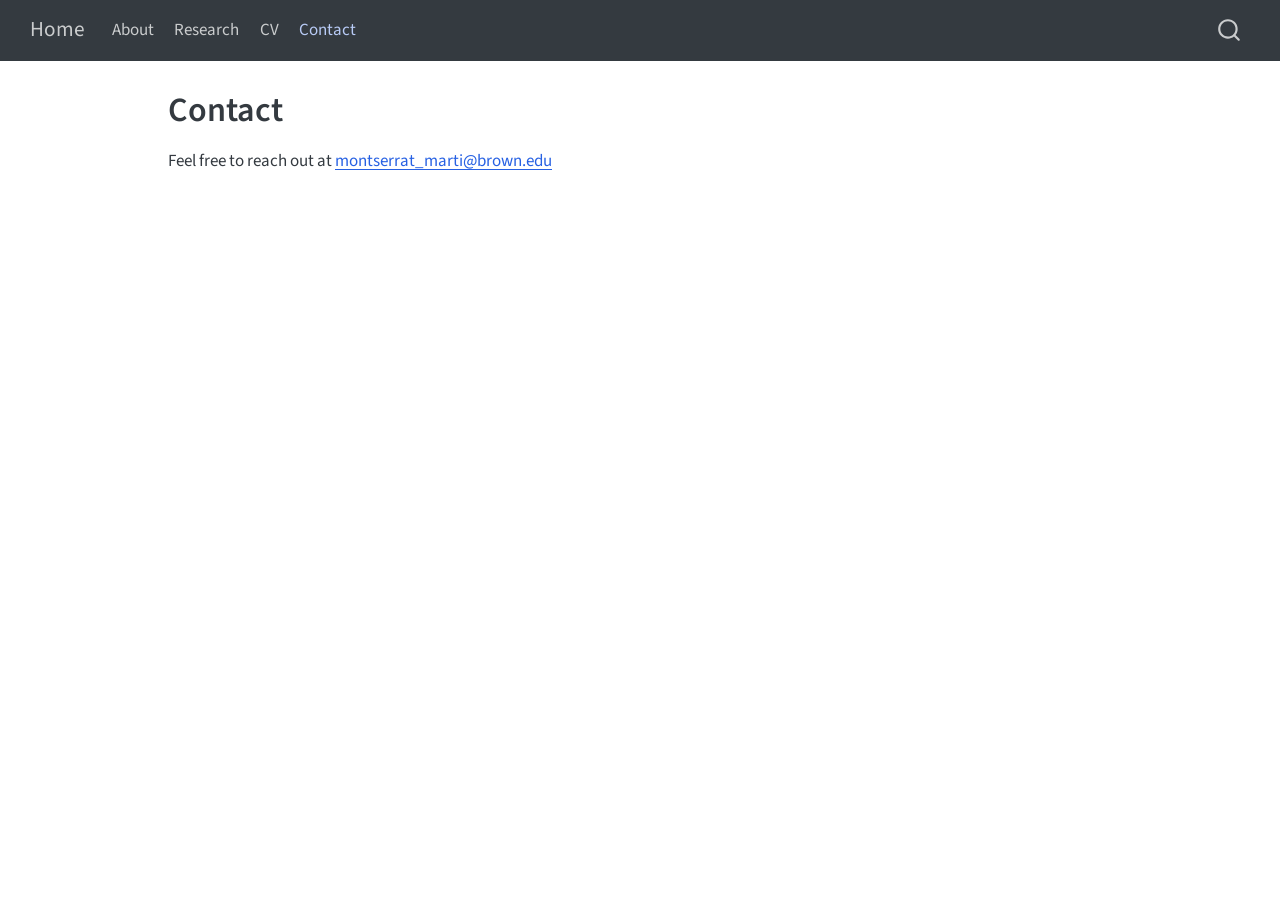
<file: docs/contact.html>
<!DOCTYPE html>
<html xmlns="http://www.w3.org/1999/xhtml" lang="en" xml:lang="en"><head>

<meta charset="utf-8">
<meta name="generator" content="quarto-1.9.36">

<meta name="viewport" content="width=device-width, initial-scale=1.0, user-scalable=yes">


<title>Contact – Home</title>
<style>
/* Default styles provided by pandoc.
** See https://pandoc.org/MANUAL.html#variables-for-html for config info.
*/
code{white-space: pre-wrap;}
span.smallcaps{font-variant: small-caps;}
div.columns{display: flex; gap: min(4vw, 1.5em);}
div.column{flex: auto; overflow-x: auto;}
div.hanging-indent{margin-left: 1.5em; text-indent: -1.5em;}
ul.task-list{list-style: none;}
ul.task-list li input[type="checkbox"] {
  width: 0.8em;
  margin: 0 0.8em 0.2em -1em; /* quarto-specific, see https://github.com/quarto-dev/quarto-cli/issues/4556 */ 
  vertical-align: middle;
}
</style>


<script src="site_libs/quarto-nav/quarto-nav.js"></script>
<script src="site_libs/quarto-nav/headroom.min.js"></script>
<script src="site_libs/clipboard/clipboard.min.js"></script>
<script src="site_libs/quarto-search/autocomplete.umd.js"></script>
<script src="site_libs/quarto-search/fuse.min.js"></script>
<script src="site_libs/quarto-search/quarto-search.js"></script>
<meta name="quarto:offset" content="./">
<link href="./logo.png" rel="icon" type="image/png">
<script src="site_libs/quarto-html/quarto.js" type="module"></script>
<script src="site_libs/quarto-html/tabsets/tabsets.js" type="module"></script>
<script src="site_libs/quarto-html/popper.min.js"></script>
<script src="site_libs/quarto-html/tippy.umd.min.js"></script>
<script src="site_libs/quarto-html/anchor.min.js"></script>
<link href="site_libs/quarto-html/tippy.css" rel="stylesheet">
<link href="site_libs/quarto-html/quarto-syntax-highlighting-845c23b38eaddc0f92fda52bfe77a8c8.css" rel="stylesheet" id="quarto-text-highlighting-styles">
<script src="site_libs/bootstrap/bootstrap.min.js"></script>
<link href="site_libs/bootstrap/bootstrap-icons.css" rel="stylesheet">
<link href="site_libs/bootstrap/bootstrap-03f9807de618bff308c2425e29cd4db3.min.css" rel="stylesheet" append-hash="true" id="quarto-bootstrap" data-mode="light">
<script id="quarto-search-options" type="application/json">{
  "location": "navbar",
  "copy-button": false,
  "collapse-after": 3,
  "panel-placement": "end",
  "type": "overlay",
  "limit": 50,
  "keyboard-shortcut": [
    "f",
    "/",
    "s"
  ],
  "show-item-context": false,
  "language": {
    "search-no-results-text": "No results",
    "search-matching-documents-text": "matching documents",
    "search-copy-link-title": "Copy link to search",
    "search-hide-matches-text": "Hide additional matches",
    "search-more-match-text": "more match in this document",
    "search-more-matches-text": "more matches in this document",
    "search-clear-button-title": "Clear",
    "search-text-placeholder": "",
    "search-detached-cancel-button-title": "Cancel",
    "search-submit-button-title": "Submit",
    "search-label": "Search"
  }
}</script>


<link rel="stylesheet" href="styles.css">
</head>

<body class="nav-fixed quarto-light">

<div id="quarto-search-results"></div>
  <header id="quarto-header" class="headroom fixed-top">
    <nav class="navbar navbar-expand-lg " data-bs-theme="dark">
      <div class="navbar-container container-fluid">
      <div class="navbar-brand-container mx-auto">
    <a class="navbar-brand" href="./index.html">
    <span class="navbar-title">Home</span>
    </a>
  </div>
            <div id="quarto-search" class="" title="Search"></div>
          <button class="navbar-toggler" type="button" data-bs-toggle="collapse" data-bs-target="#navbarCollapse" aria-controls="navbarCollapse" role="menu" aria-expanded="false" aria-label="Toggle navigation" onclick="if (window.quartoToggleHeadroom) { window.quartoToggleHeadroom(); }">
  <span class="navbar-toggler-icon"></span>
</button>
          <div class="collapse navbar-collapse" id="navbarCollapse">
            <ul class="navbar-nav navbar-nav-scroll me-auto">
  <li class="nav-item">
    <a class="nav-link" href="./about.html"> 
<span class="menu-text">About</span></a>
  </li>  
  <li class="nav-item">
    <a class="nav-link" href="./research/index.html"> 
<span class="menu-text">Research</span></a>
  </li>  
  <li class="nav-item">
    <a class="nav-link" href="./cv.pdf"> 
<span class="menu-text">CV</span></a>
  </li>  
  <li class="nav-item">
    <a class="nav-link active" href="./contact.html" aria-current="page"> 
<span class="menu-text">Contact</span></a>
  </li>  
</ul>
          </div> <!-- /navcollapse -->
            <div class="quarto-navbar-tools">
</div>
      </div> <!-- /container-fluid -->
    </nav>
</header>
<!-- content -->
<div id="quarto-content" class="quarto-container page-columns page-rows-contents page-layout-article page-navbar">
<!-- sidebar -->
<!-- margin-sidebar -->
    <div id="quarto-margin-sidebar" class="sidebar margin-sidebar zindex-bottom">
        
    </div>
<!-- main -->
<main class="content" id="quarto-document-content">

<header id="title-block-header" class="quarto-title-block default">
<div class="quarto-title">
<h1 class="title">Contact</h1>
</div>



<div class="quarto-title-meta">

    
  
    
  </div>
  


</header>


<p>Feel free to reach out at <a href="mailto:montserrat_marti@brown.edu">montserrat_marti@brown.edu</a></p>



</main> <!-- /main -->
<script id="quarto-html-after-body" type="application/javascript">
  window.document.addEventListener("DOMContentLoaded", function (event) {
    const icon = "";
    const anchorJS = new window.AnchorJS();
    anchorJS.options = {
      placement: 'right',
      icon: icon
    };
    anchorJS.add('.anchored');
    const isCodeAnnotation = (el) => {
      for (const clz of el.classList) {
        if (clz.startsWith('code-annotation-')) {                     
          return true;
        }
      }
      return false;
    }
    const onCopySuccess = function(e) {
      // button target
      const button = e.trigger;
      // don't keep focus
      button.blur();
      // flash "checked"
      button.classList.add('code-copy-button-checked');
      var currentTitle = button.getAttribute("title");
      button.setAttribute("title", "Copied!");
      let tooltip;
      if (window.bootstrap) {
        button.setAttribute("data-bs-toggle", "tooltip");
        button.setAttribute("data-bs-placement", "left");
        button.setAttribute("data-bs-title", "Copied!");
        tooltip = new bootstrap.Tooltip(button, 
          { trigger: "manual", 
            customClass: "code-copy-button-tooltip",
            offset: [0, -8]});
        tooltip.show();    
      }
      setTimeout(function() {
        if (tooltip) {
          tooltip.hide();
          button.removeAttribute("data-bs-title");
          button.removeAttribute("data-bs-toggle");
          button.removeAttribute("data-bs-placement");
        }
        button.setAttribute("title", currentTitle);
        button.classList.remove('code-copy-button-checked');
      }, 1000);
      // clear code selection
      e.clearSelection();
    }
    const getTextToCopy = function(trigger) {
      const outerScaffold = trigger.parentElement.cloneNode(true);
      const codeEl = outerScaffold.querySelector('code');
      for (const childEl of codeEl.children) {
        if (isCodeAnnotation(childEl)) {
          childEl.remove();
        }
      }
      return codeEl.innerText;
    }
    const clipboard = new window.ClipboardJS('.code-copy-button:not([data-in-quarto-modal])', {
      text: getTextToCopy
    });
    clipboard.on('success', onCopySuccess);
    if (window.document.getElementById('quarto-embedded-source-code-modal')) {
      const clipboardModal = new window.ClipboardJS('.code-copy-button[data-in-quarto-modal]', {
        text: getTextToCopy,
        container: window.document.getElementById('quarto-embedded-source-code-modal')
      });
      clipboardModal.on('success', onCopySuccess);
    }
      var localhostRegex = new RegExp(/^(?:http|https):\/\/localhost\:?[0-9]*\//);
      var mailtoRegex = new RegExp(/^mailto:/);
        var filterRegex = new RegExp('/' + window.location.host + '/');
      var isInternal = (href) => {
          return filterRegex.test(href) || localhostRegex.test(href) || mailtoRegex.test(href);
      }
      // Inspect non-navigation links and adorn them if external
     var links = window.document.querySelectorAll('a[href]:not(.nav-link):not(.navbar-brand):not(.toc-action):not(.sidebar-link):not(.sidebar-item-toggle):not(.pagination-link):not(.no-external):not([aria-hidden]):not(.dropdown-item):not(.quarto-navigation-tool):not(.about-link)');
      for (var i=0; i<links.length; i++) {
        const link = links[i];
        if (!isInternal(link.href)) {
          // undo the damage that might have been done by quarto-nav.js in the case of
          // links that we want to consider external
          if (link.dataset.originalHref !== undefined) {
            link.href = link.dataset.originalHref;
          }
        }
      }
    function tippyHover(el, contentFn, onTriggerFn, onUntriggerFn) {
      const config = {
        allowHTML: true,
        maxWidth: 500,
        delay: 100,
        arrow: false,
        appendTo: function(el) {
            return el.parentElement;
        },
        interactive: true,
        interactiveBorder: 10,
        theme: 'quarto',
        placement: 'bottom-start',
      };
      if (contentFn) {
        config.content = contentFn;
      }
      if (onTriggerFn) {
        config.onTrigger = onTriggerFn;
      }
      if (onUntriggerFn) {
        config.onUntrigger = onUntriggerFn;
      }
      window.tippy(el, config); 
    }
    const noterefs = window.document.querySelectorAll('a[role="doc-noteref"]');
    for (var i=0; i<noterefs.length; i++) {
      const ref = noterefs[i];
      tippyHover(ref, function() {
        // use id or data attribute instead here
        let href = ref.getAttribute('data-footnote-href') || ref.getAttribute('href');
        try { href = new URL(href).hash; } catch {}
        const id = href.replace(/^#\/?/, "");
        const note = window.document.getElementById(id);
        if (note) {
          return note.innerHTML;
        } else {
          return "";
        }
      });
    }
    const xrefs = window.document.querySelectorAll('a.quarto-xref');
    const processXRef = (id, note) => {
      // Strip column container classes
      const stripColumnClz = (el) => {
        el.classList.remove("page-full", "page-columns");
        if (el.children) {
          for (const child of el.children) {
            stripColumnClz(child);
          }
        }
      }
      stripColumnClz(note)
      if (id === null || id.startsWith('sec-')) {
        // Special case sections, only their first couple elements
        const container = document.createElement("div");
        if (note.children && note.children.length > 2) {
          container.appendChild(note.children[0].cloneNode(true));
          for (let i = 1; i < note.children.length; i++) {
            const child = note.children[i];
            if (child.tagName === "P" && child.innerText === "") {
              continue;
            } else {
              container.appendChild(child.cloneNode(true));
              break;
            }
          }
          if (window.Quarto?.typesetMath) {
            window.Quarto.typesetMath(container);
          }
          return container.innerHTML
        } else {
          if (window.Quarto?.typesetMath) {
            window.Quarto.typesetMath(note);
          }
          return note.innerHTML;
        }
      } else {
        // Remove any anchor links if they are present
        const anchorLink = note.querySelector('a.anchorjs-link');
        if (anchorLink) {
          anchorLink.remove();
        }
        if (window.Quarto?.typesetMath) {
          window.Quarto.typesetMath(note);
        }
        if (note.classList.contains("callout")) {
          return note.outerHTML;
        } else {
          return note.innerHTML;
        }
      }
    }
    for (var i=0; i<xrefs.length; i++) {
      const xref = xrefs[i];
      tippyHover(xref, undefined, function(instance) {
        instance.disable();
        let url = xref.getAttribute('href');
        let hash = undefined; 
        if (url.startsWith('#')) {
          hash = url;
        } else {
          try { hash = new URL(url).hash; } catch {}
        }
        if (hash) {
          const id = hash.replace(/^#\/?/, "");
          const note = window.document.getElementById(id);
          if (note !== null) {
            try {
              const html = processXRef(id, note.cloneNode(true));
              instance.setContent(html);
            } finally {
              instance.enable();
              instance.show();
            }
          } else {
            // See if we can fetch this
            fetch(url.split('#')[0])
            .then(res => res.text())
            .then(html => {
              const parser = new DOMParser();
              const htmlDoc = parser.parseFromString(html, "text/html");
              const note = htmlDoc.getElementById(id);
              if (note !== null) {
                const html = processXRef(id, note);
                instance.setContent(html);
              } 
            }).finally(() => {
              instance.enable();
              instance.show();
            });
          }
        } else {
          // See if we can fetch a full url (with no hash to target)
          // This is a special case and we should probably do some content thinning / targeting
          fetch(url)
          .then(res => res.text())
          .then(html => {
            const parser = new DOMParser();
            const htmlDoc = parser.parseFromString(html, "text/html");
            const note = htmlDoc.querySelector('main.content');
            if (note !== null) {
              // This should only happen for chapter cross references
              // (since there is no id in the URL)
              // remove the first header
              if (note.children.length > 0 && note.children[0].tagName === "HEADER") {
                note.children[0].remove();
              }
              const html = processXRef(null, note);
              instance.setContent(html);
            } 
          }).finally(() => {
            instance.enable();
            instance.show();
          });
        }
      }, function(instance) {
      });
    }
        let selectedAnnoteEl;
        const selectorForAnnotation = ( cell, annotation) => {
          let cellAttr = 'data-code-cell="' + cell + '"';
          let lineAttr = 'data-code-annotation="' +  annotation + '"';
          const selector = 'span[' + cellAttr + '][' + lineAttr + ']';
          return selector;
        }
        const selectCodeLines = (annoteEl) => {
          const doc = window.document;
          const targetCell = annoteEl.getAttribute("data-target-cell");
          const targetAnnotation = annoteEl.getAttribute("data-target-annotation");
          const annoteSpan = window.document.querySelector(selectorForAnnotation(targetCell, targetAnnotation));
          const lines = annoteSpan.getAttribute("data-code-lines").split(",");
          const lineIds = lines.map((line) => {
            return targetCell + "-" + line;
          })
          let top = null;
          let height = null;
          let parent = null;
          if (lineIds.length > 0) {
              //compute the position of the single el (top and bottom and make a div)
              const el = window.document.getElementById(lineIds[0]);
              top = el.offsetTop;
              height = el.offsetHeight;
              parent = el.parentElement.parentElement;
            if (lineIds.length > 1) {
              const lastEl = window.document.getElementById(lineIds[lineIds.length - 1]);
              const bottom = lastEl.offsetTop + lastEl.offsetHeight;
              height = bottom - top;
            }
            if (top !== null && height !== null && parent !== null) {
              // cook up a div (if necessary) and position it 
              let div = window.document.getElementById("code-annotation-line-highlight");
              if (div === null) {
                div = window.document.createElement("div");
                div.setAttribute("id", "code-annotation-line-highlight");
                div.style.position = 'absolute';
                parent.appendChild(div);
              }
              div.style.top = top - 2 + "px";
              div.style.height = height + 4 + "px";
              div.style.left = 0;
              let gutterDiv = window.document.getElementById("code-annotation-line-highlight-gutter");
              if (gutterDiv === null) {
                gutterDiv = window.document.createElement("div");
                gutterDiv.setAttribute("id", "code-annotation-line-highlight-gutter");
                gutterDiv.style.position = 'absolute';
                const codeCell = window.document.getElementById(targetCell);
                const gutter = codeCell.querySelector('.code-annotation-gutter');
                gutter.appendChild(gutterDiv);
              }
              gutterDiv.style.top = top - 2 + "px";
              gutterDiv.style.height = height + 4 + "px";
            }
            selectedAnnoteEl = annoteEl;
          }
        };
        const unselectCodeLines = () => {
          const elementsIds = ["code-annotation-line-highlight", "code-annotation-line-highlight-gutter"];
          elementsIds.forEach((elId) => {
            const div = window.document.getElementById(elId);
            if (div) {
              div.remove();
            }
          });
          selectedAnnoteEl = undefined;
        };
          // Handle positioning of the toggle
      window.addEventListener(
        "resize",
        throttle(() => {
          elRect = undefined;
          if (selectedAnnoteEl) {
            selectCodeLines(selectedAnnoteEl);
          }
        }, 10)
      );
      function throttle(fn, ms) {
      let throttle = false;
      let timer;
        return (...args) => {
          if(!throttle) { // first call gets through
              fn.apply(this, args);
              throttle = true;
          } else { // all the others get throttled
              if(timer) clearTimeout(timer); // cancel #2
              timer = setTimeout(() => {
                fn.apply(this, args);
                timer = throttle = false;
              }, ms);
          }
        };
      }
        // Attach click handler to the DT
        const annoteDls = window.document.querySelectorAll('dt[data-target-cell]');
        for (const annoteDlNode of annoteDls) {
          annoteDlNode.addEventListener('click', (event) => {
            const clickedEl = event.target;
            if (clickedEl !== selectedAnnoteEl) {
              unselectCodeLines();
              const activeEl = window.document.querySelector('dt[data-target-cell].code-annotation-active');
              if (activeEl) {
                activeEl.classList.remove('code-annotation-active');
              }
              selectCodeLines(clickedEl);
              clickedEl.classList.add('code-annotation-active');
            } else {
              // Unselect the line
              unselectCodeLines();
              clickedEl.classList.remove('code-annotation-active');
            }
          });
        }
    const findCites = (el) => {
      const parentEl = el.parentElement;
      if (parentEl) {
        const cites = parentEl.dataset.cites;
        if (cites) {
          return {
            el,
            cites: cites.split(' ')
          };
        } else {
          return findCites(el.parentElement)
        }
      } else {
        return undefined;
      }
    };
    var bibliorefs = window.document.querySelectorAll('a[role="doc-biblioref"]');
    for (var i=0; i<bibliorefs.length; i++) {
      const ref = bibliorefs[i];
      const citeInfo = findCites(ref);
      if (citeInfo) {
        tippyHover(citeInfo.el, function() {
          var popup = window.document.createElement('div');
          citeInfo.cites.forEach(function(cite) {
            var citeDiv = window.document.createElement('div');
            citeDiv.classList.add('hanging-indent');
            citeDiv.classList.add('csl-entry');
            var biblioDiv = window.document.getElementById('ref-' + cite);
            if (biblioDiv) {
              citeDiv.innerHTML = biblioDiv.innerHTML;
            }
            popup.appendChild(citeDiv);
          });
          return popup.innerHTML;
        });
      }
    }
  });
  </script>
</div> <!-- /content -->




</body></html>
</file>
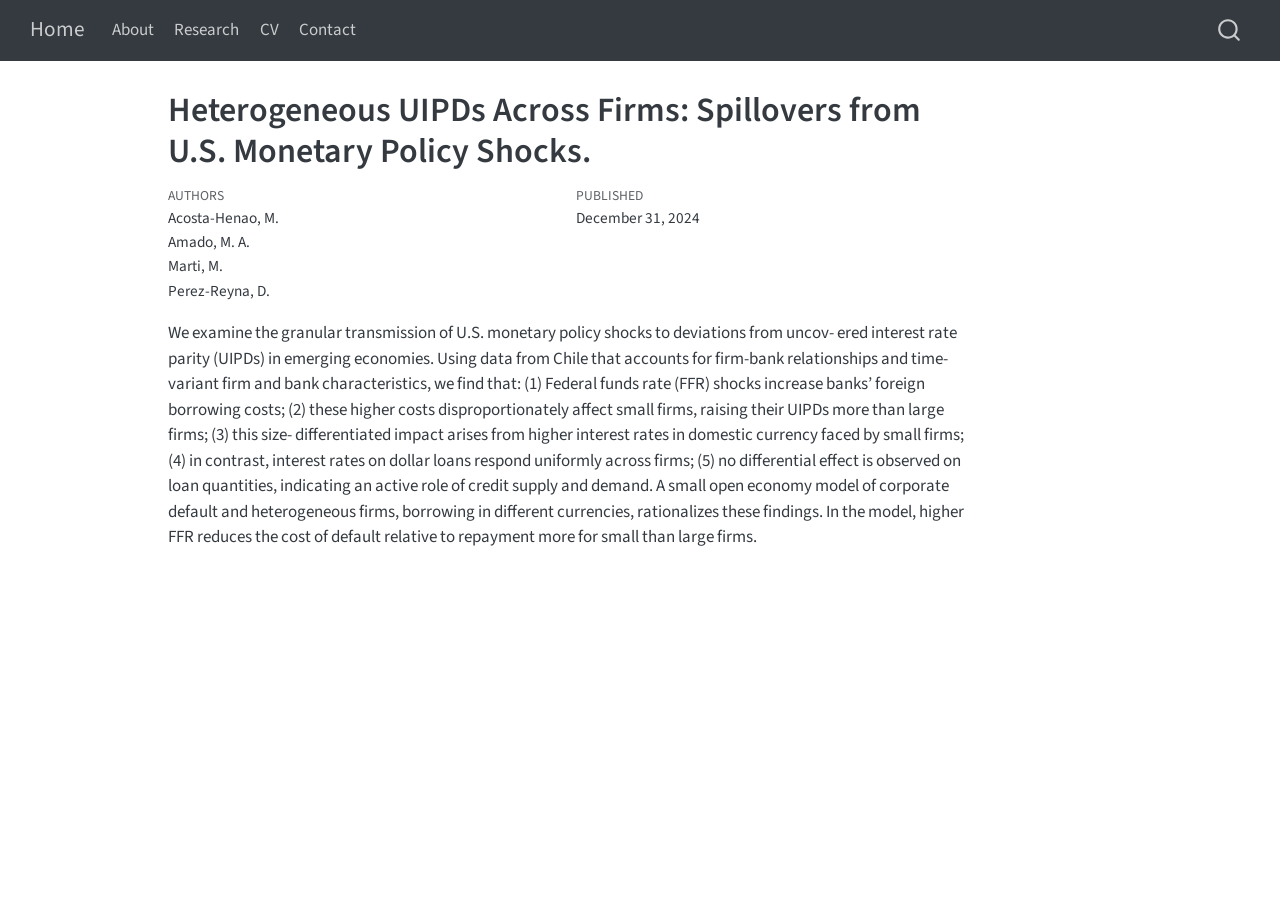
<file: docs/research/paper-1.html>
<!DOCTYPE html>
<html xmlns="http://www.w3.org/1999/xhtml" lang="en" xml:lang="en"><head>

<meta charset="utf-8">
<meta name="generator" content="quarto-1.9.36">

<meta name="viewport" content="width=device-width, initial-scale=1.0, user-scalable=yes">

<meta name="author" content="Acosta-Henao, M.">
<meta name="author" content="Amado, M. A.">
<meta name="author" content="Marti, M.">
<meta name="author" content="Perez-Reyna, D.">
<meta name="dcterms.date" content="2024-12-31">

<title>Heterogeneous UIPDs Across Firms: Spillovers from U.S. Monetary Policy Shocks. – Home</title>
<style>
/* Default styles provided by pandoc.
** See https://pandoc.org/MANUAL.html#variables-for-html for config info.
*/
code{white-space: pre-wrap;}
span.smallcaps{font-variant: small-caps;}
div.columns{display: flex; gap: min(4vw, 1.5em);}
div.column{flex: auto; overflow-x: auto;}
div.hanging-indent{margin-left: 1.5em; text-indent: -1.5em;}
ul.task-list{list-style: none;}
ul.task-list li input[type="checkbox"] {
  width: 0.8em;
  margin: 0 0.8em 0.2em -1em; /* quarto-specific, see https://github.com/quarto-dev/quarto-cli/issues/4556 */ 
  vertical-align: middle;
}
</style>


<script src="../site_libs/quarto-nav/quarto-nav.js"></script>
<script src="../site_libs/quarto-nav/headroom.min.js"></script>
<script src="../site_libs/clipboard/clipboard.min.js"></script>
<script src="../site_libs/quarto-search/autocomplete.umd.js"></script>
<script src="../site_libs/quarto-search/fuse.min.js"></script>
<script src="../site_libs/quarto-search/quarto-search.js"></script>
<meta name="quarto:offset" content="../">
<link href="../logo.png" rel="icon" type="image/png">
<script src="../site_libs/quarto-html/quarto.js" type="module"></script>
<script src="../site_libs/quarto-html/tabsets/tabsets.js" type="module"></script>
<script src="../site_libs/quarto-html/popper.min.js"></script>
<script src="../site_libs/quarto-html/tippy.umd.min.js"></script>
<script src="../site_libs/quarto-html/anchor.min.js"></script>
<link href="../site_libs/quarto-html/tippy.css" rel="stylesheet">
<link href="../site_libs/quarto-html/quarto-syntax-highlighting-845c23b38eaddc0f92fda52bfe77a8c8.css" rel="stylesheet" id="quarto-text-highlighting-styles">
<script src="../site_libs/bootstrap/bootstrap.min.js"></script>
<link href="../site_libs/bootstrap/bootstrap-icons.css" rel="stylesheet">
<link href="../site_libs/bootstrap/bootstrap-03f9807de618bff308c2425e29cd4db3.min.css" rel="stylesheet" append-hash="true" id="quarto-bootstrap" data-mode="light">
<script id="quarto-search-options" type="application/json">{
  "location": "navbar",
  "copy-button": false,
  "collapse-after": 3,
  "panel-placement": "end",
  "type": "overlay",
  "limit": 50,
  "keyboard-shortcut": [
    "f",
    "/",
    "s"
  ],
  "show-item-context": false,
  "language": {
    "search-no-results-text": "No results",
    "search-matching-documents-text": "matching documents",
    "search-copy-link-title": "Copy link to search",
    "search-hide-matches-text": "Hide additional matches",
    "search-more-match-text": "more match in this document",
    "search-more-matches-text": "more matches in this document",
    "search-clear-button-title": "Clear",
    "search-text-placeholder": "",
    "search-detached-cancel-button-title": "Cancel",
    "search-submit-button-title": "Submit",
    "search-label": "Search"
  }
}</script>


<link rel="stylesheet" href="../styles.css">
</head>

<body class="nav-fixed quarto-light">

<div id="quarto-search-results"></div>
  <header id="quarto-header" class="headroom fixed-top">
    <nav class="navbar navbar-expand-lg " data-bs-theme="dark">
      <div class="navbar-container container-fluid">
      <div class="navbar-brand-container mx-auto">
    <a class="navbar-brand" href="../index.html">
    <span class="navbar-title">Home</span>
    </a>
  </div>
            <div id="quarto-search" class="" title="Search"></div>
          <button class="navbar-toggler" type="button" data-bs-toggle="collapse" data-bs-target="#navbarCollapse" aria-controls="navbarCollapse" role="menu" aria-expanded="false" aria-label="Toggle navigation" onclick="if (window.quartoToggleHeadroom) { window.quartoToggleHeadroom(); }">
  <span class="navbar-toggler-icon"></span>
</button>
          <div class="collapse navbar-collapse" id="navbarCollapse">
            <ul class="navbar-nav navbar-nav-scroll me-auto">
  <li class="nav-item">
    <a class="nav-link" href="../about.html"> 
<span class="menu-text">About</span></a>
  </li>  
  <li class="nav-item">
    <a class="nav-link" href="../research/index.html"> 
<span class="menu-text">Research</span></a>
  </li>  
  <li class="nav-item">
    <a class="nav-link" href="../cv.pdf"> 
<span class="menu-text">CV</span></a>
  </li>  
  <li class="nav-item">
    <a class="nav-link" href="../contact.html"> 
<span class="menu-text">Contact</span></a>
  </li>  
</ul>
          </div> <!-- /navcollapse -->
            <div class="quarto-navbar-tools">
</div>
      </div> <!-- /container-fluid -->
    </nav>
</header>
<!-- content -->
<div id="quarto-content" class="quarto-container page-columns page-rows-contents page-layout-article page-navbar">
<!-- sidebar -->
<!-- margin-sidebar -->
    <div id="quarto-margin-sidebar" class="sidebar margin-sidebar zindex-bottom">
        
    </div>
<!-- main -->
<main class="content" id="quarto-document-content">

<header id="title-block-header" class="quarto-title-block default">
<div class="quarto-title">
<h1 class="title">Heterogeneous UIPDs Across Firms: Spillovers from U.S. Monetary Policy Shocks.</h1>
</div>



<div class="quarto-title-meta">

    <div>
    <div class="quarto-title-meta-heading">Authors</div>
    <div class="quarto-title-meta-contents">
             <p>Acosta-Henao, M. </p>
             <p>Amado, M. A. </p>
             <p>Marti, M. </p>
             <p>Perez-Reyna, D. </p>
          </div>
  </div>
    
    <div>
    <div class="quarto-title-meta-heading">Published</div>
    <div class="quarto-title-meta-contents">
      <p class="date">December 31, 2024</p>
    </div>
  </div>
  
    
  </div>
  


</header>


<p>We examine the granular transmission of U.S. monetary policy shocks to deviations from uncov- ered interest rate parity (UIPDs) in emerging economies. Using data from Chile that accounts for firm-bank relationships and time-variant firm and bank characteristics, we find that: (1) Federal funds rate (FFR) shocks increase banks’ foreign borrowing costs; (2) these higher costs disproportionately affect small firms, raising their UIPDs more than large firms; (3) this size- differentiated impact arises from higher interest rates in domestic currency faced by small firms; (4) in contrast, interest rates on dollar loans respond uniformly across firms; (5) no differential effect is observed on loan quantities, indicating an active role of credit supply and demand. A small open economy model of corporate default and heterogeneous firms, borrowing in different currencies, rationalizes these findings. In the model, higher FFR reduces the cost of default relative to repayment more for small than large firms.</p>



</main> <!-- /main -->
<script id="quarto-html-after-body" type="application/javascript">
  window.document.addEventListener("DOMContentLoaded", function (event) {
    const icon = "";
    const anchorJS = new window.AnchorJS();
    anchorJS.options = {
      placement: 'right',
      icon: icon
    };
    anchorJS.add('.anchored');
    const isCodeAnnotation = (el) => {
      for (const clz of el.classList) {
        if (clz.startsWith('code-annotation-')) {                     
          return true;
        }
      }
      return false;
    }
    const onCopySuccess = function(e) {
      // button target
      const button = e.trigger;
      // don't keep focus
      button.blur();
      // flash "checked"
      button.classList.add('code-copy-button-checked');
      var currentTitle = button.getAttribute("title");
      button.setAttribute("title", "Copied!");
      let tooltip;
      if (window.bootstrap) {
        button.setAttribute("data-bs-toggle", "tooltip");
        button.setAttribute("data-bs-placement", "left");
        button.setAttribute("data-bs-title", "Copied!");
        tooltip = new bootstrap.Tooltip(button, 
          { trigger: "manual", 
            customClass: "code-copy-button-tooltip",
            offset: [0, -8]});
        tooltip.show();    
      }
      setTimeout(function() {
        if (tooltip) {
          tooltip.hide();
          button.removeAttribute("data-bs-title");
          button.removeAttribute("data-bs-toggle");
          button.removeAttribute("data-bs-placement");
        }
        button.setAttribute("title", currentTitle);
        button.classList.remove('code-copy-button-checked');
      }, 1000);
      // clear code selection
      e.clearSelection();
    }
    const getTextToCopy = function(trigger) {
      const outerScaffold = trigger.parentElement.cloneNode(true);
      const codeEl = outerScaffold.querySelector('code');
      for (const childEl of codeEl.children) {
        if (isCodeAnnotation(childEl)) {
          childEl.remove();
        }
      }
      return codeEl.innerText;
    }
    const clipboard = new window.ClipboardJS('.code-copy-button:not([data-in-quarto-modal])', {
      text: getTextToCopy
    });
    clipboard.on('success', onCopySuccess);
    if (window.document.getElementById('quarto-embedded-source-code-modal')) {
      const clipboardModal = new window.ClipboardJS('.code-copy-button[data-in-quarto-modal]', {
        text: getTextToCopy,
        container: window.document.getElementById('quarto-embedded-source-code-modal')
      });
      clipboardModal.on('success', onCopySuccess);
    }
      var localhostRegex = new RegExp(/^(?:http|https):\/\/localhost\:?[0-9]*\//);
      var mailtoRegex = new RegExp(/^mailto:/);
        var filterRegex = new RegExp('/' + window.location.host + '/');
      var isInternal = (href) => {
          return filterRegex.test(href) || localhostRegex.test(href) || mailtoRegex.test(href);
      }
      // Inspect non-navigation links and adorn them if external
     var links = window.document.querySelectorAll('a[href]:not(.nav-link):not(.navbar-brand):not(.toc-action):not(.sidebar-link):not(.sidebar-item-toggle):not(.pagination-link):not(.no-external):not([aria-hidden]):not(.dropdown-item):not(.quarto-navigation-tool):not(.about-link)');
      for (var i=0; i<links.length; i++) {
        const link = links[i];
        if (!isInternal(link.href)) {
          // undo the damage that might have been done by quarto-nav.js in the case of
          // links that we want to consider external
          if (link.dataset.originalHref !== undefined) {
            link.href = link.dataset.originalHref;
          }
        }
      }
    function tippyHover(el, contentFn, onTriggerFn, onUntriggerFn) {
      const config = {
        allowHTML: true,
        maxWidth: 500,
        delay: 100,
        arrow: false,
        appendTo: function(el) {
            return el.parentElement;
        },
        interactive: true,
        interactiveBorder: 10,
        theme: 'quarto',
        placement: 'bottom-start',
      };
      if (contentFn) {
        config.content = contentFn;
      }
      if (onTriggerFn) {
        config.onTrigger = onTriggerFn;
      }
      if (onUntriggerFn) {
        config.onUntrigger = onUntriggerFn;
      }
      window.tippy(el, config); 
    }
    const noterefs = window.document.querySelectorAll('a[role="doc-noteref"]');
    for (var i=0; i<noterefs.length; i++) {
      const ref = noterefs[i];
      tippyHover(ref, function() {
        // use id or data attribute instead here
        let href = ref.getAttribute('data-footnote-href') || ref.getAttribute('href');
        try { href = new URL(href).hash; } catch {}
        const id = href.replace(/^#\/?/, "");
        const note = window.document.getElementById(id);
        if (note) {
          return note.innerHTML;
        } else {
          return "";
        }
      });
    }
    const xrefs = window.document.querySelectorAll('a.quarto-xref');
    const processXRef = (id, note) => {
      // Strip column container classes
      const stripColumnClz = (el) => {
        el.classList.remove("page-full", "page-columns");
        if (el.children) {
          for (const child of el.children) {
            stripColumnClz(child);
          }
        }
      }
      stripColumnClz(note)
      if (id === null || id.startsWith('sec-')) {
        // Special case sections, only their first couple elements
        const container = document.createElement("div");
        if (note.children && note.children.length > 2) {
          container.appendChild(note.children[0].cloneNode(true));
          for (let i = 1; i < note.children.length; i++) {
            const child = note.children[i];
            if (child.tagName === "P" && child.innerText === "") {
              continue;
            } else {
              container.appendChild(child.cloneNode(true));
              break;
            }
          }
          if (window.Quarto?.typesetMath) {
            window.Quarto.typesetMath(container);
          }
          return container.innerHTML
        } else {
          if (window.Quarto?.typesetMath) {
            window.Quarto.typesetMath(note);
          }
          return note.innerHTML;
        }
      } else {
        // Remove any anchor links if they are present
        const anchorLink = note.querySelector('a.anchorjs-link');
        if (anchorLink) {
          anchorLink.remove();
        }
        if (window.Quarto?.typesetMath) {
          window.Quarto.typesetMath(note);
        }
        if (note.classList.contains("callout")) {
          return note.outerHTML;
        } else {
          return note.innerHTML;
        }
      }
    }
    for (var i=0; i<xrefs.length; i++) {
      const xref = xrefs[i];
      tippyHover(xref, undefined, function(instance) {
        instance.disable();
        let url = xref.getAttribute('href');
        let hash = undefined; 
        if (url.startsWith('#')) {
          hash = url;
        } else {
          try { hash = new URL(url).hash; } catch {}
        }
        if (hash) {
          const id = hash.replace(/^#\/?/, "");
          const note = window.document.getElementById(id);
          if (note !== null) {
            try {
              const html = processXRef(id, note.cloneNode(true));
              instance.setContent(html);
            } finally {
              instance.enable();
              instance.show();
            }
          } else {
            // See if we can fetch this
            fetch(url.split('#')[0])
            .then(res => res.text())
            .then(html => {
              const parser = new DOMParser();
              const htmlDoc = parser.parseFromString(html, "text/html");
              const note = htmlDoc.getElementById(id);
              if (note !== null) {
                const html = processXRef(id, note);
                instance.setContent(html);
              } 
            }).finally(() => {
              instance.enable();
              instance.show();
            });
          }
        } else {
          // See if we can fetch a full url (with no hash to target)
          // This is a special case and we should probably do some content thinning / targeting
          fetch(url)
          .then(res => res.text())
          .then(html => {
            const parser = new DOMParser();
            const htmlDoc = parser.parseFromString(html, "text/html");
            const note = htmlDoc.querySelector('main.content');
            if (note !== null) {
              // This should only happen for chapter cross references
              // (since there is no id in the URL)
              // remove the first header
              if (note.children.length > 0 && note.children[0].tagName === "HEADER") {
                note.children[0].remove();
              }
              const html = processXRef(null, note);
              instance.setContent(html);
            } 
          }).finally(() => {
            instance.enable();
            instance.show();
          });
        }
      }, function(instance) {
      });
    }
        let selectedAnnoteEl;
        const selectorForAnnotation = ( cell, annotation) => {
          let cellAttr = 'data-code-cell="' + cell + '"';
          let lineAttr = 'data-code-annotation="' +  annotation + '"';
          const selector = 'span[' + cellAttr + '][' + lineAttr + ']';
          return selector;
        }
        const selectCodeLines = (annoteEl) => {
          const doc = window.document;
          const targetCell = annoteEl.getAttribute("data-target-cell");
          const targetAnnotation = annoteEl.getAttribute("data-target-annotation");
          const annoteSpan = window.document.querySelector(selectorForAnnotation(targetCell, targetAnnotation));
          const lines = annoteSpan.getAttribute("data-code-lines").split(",");
          const lineIds = lines.map((line) => {
            return targetCell + "-" + line;
          })
          let top = null;
          let height = null;
          let parent = null;
          if (lineIds.length > 0) {
              //compute the position of the single el (top and bottom and make a div)
              const el = window.document.getElementById(lineIds[0]);
              top = el.offsetTop;
              height = el.offsetHeight;
              parent = el.parentElement.parentElement;
            if (lineIds.length > 1) {
              const lastEl = window.document.getElementById(lineIds[lineIds.length - 1]);
              const bottom = lastEl.offsetTop + lastEl.offsetHeight;
              height = bottom - top;
            }
            if (top !== null && height !== null && parent !== null) {
              // cook up a div (if necessary) and position it 
              let div = window.document.getElementById("code-annotation-line-highlight");
              if (div === null) {
                div = window.document.createElement("div");
                div.setAttribute("id", "code-annotation-line-highlight");
                div.style.position = 'absolute';
                parent.appendChild(div);
              }
              div.style.top = top - 2 + "px";
              div.style.height = height + 4 + "px";
              div.style.left = 0;
              let gutterDiv = window.document.getElementById("code-annotation-line-highlight-gutter");
              if (gutterDiv === null) {
                gutterDiv = window.document.createElement("div");
                gutterDiv.setAttribute("id", "code-annotation-line-highlight-gutter");
                gutterDiv.style.position = 'absolute';
                const codeCell = window.document.getElementById(targetCell);
                const gutter = codeCell.querySelector('.code-annotation-gutter');
                gutter.appendChild(gutterDiv);
              }
              gutterDiv.style.top = top - 2 + "px";
              gutterDiv.style.height = height + 4 + "px";
            }
            selectedAnnoteEl = annoteEl;
          }
        };
        const unselectCodeLines = () => {
          const elementsIds = ["code-annotation-line-highlight", "code-annotation-line-highlight-gutter"];
          elementsIds.forEach((elId) => {
            const div = window.document.getElementById(elId);
            if (div) {
              div.remove();
            }
          });
          selectedAnnoteEl = undefined;
        };
          // Handle positioning of the toggle
      window.addEventListener(
        "resize",
        throttle(() => {
          elRect = undefined;
          if (selectedAnnoteEl) {
            selectCodeLines(selectedAnnoteEl);
          }
        }, 10)
      );
      function throttle(fn, ms) {
      let throttle = false;
      let timer;
        return (...args) => {
          if(!throttle) { // first call gets through
              fn.apply(this, args);
              throttle = true;
          } else { // all the others get throttled
              if(timer) clearTimeout(timer); // cancel #2
              timer = setTimeout(() => {
                fn.apply(this, args);
                timer = throttle = false;
              }, ms);
          }
        };
      }
        // Attach click handler to the DT
        const annoteDls = window.document.querySelectorAll('dt[data-target-cell]');
        for (const annoteDlNode of annoteDls) {
          annoteDlNode.addEventListener('click', (event) => {
            const clickedEl = event.target;
            if (clickedEl !== selectedAnnoteEl) {
              unselectCodeLines();
              const activeEl = window.document.querySelector('dt[data-target-cell].code-annotation-active');
              if (activeEl) {
                activeEl.classList.remove('code-annotation-active');
              }
              selectCodeLines(clickedEl);
              clickedEl.classList.add('code-annotation-active');
            } else {
              // Unselect the line
              unselectCodeLines();
              clickedEl.classList.remove('code-annotation-active');
            }
          });
        }
    const findCites = (el) => {
      const parentEl = el.parentElement;
      if (parentEl) {
        const cites = parentEl.dataset.cites;
        if (cites) {
          return {
            el,
            cites: cites.split(' ')
          };
        } else {
          return findCites(el.parentElement)
        }
      } else {
        return undefined;
      }
    };
    var bibliorefs = window.document.querySelectorAll('a[role="doc-biblioref"]');
    for (var i=0; i<bibliorefs.length; i++) {
      const ref = bibliorefs[i];
      const citeInfo = findCites(ref);
      if (citeInfo) {
        tippyHover(citeInfo.el, function() {
          var popup = window.document.createElement('div');
          citeInfo.cites.forEach(function(cite) {
            var citeDiv = window.document.createElement('div');
            citeDiv.classList.add('hanging-indent');
            citeDiv.classList.add('csl-entry');
            var biblioDiv = window.document.getElementById('ref-' + cite);
            if (biblioDiv) {
              citeDiv.innerHTML = biblioDiv.innerHTML;
            }
            popup.appendChild(citeDiv);
          });
          return popup.innerHTML;
        });
      }
    }
  });
  </script>
</div> <!-- /content -->




</body></html>
</file>
<file: docs/site_libs/quarto-html/tippy.css>
.tippy-box[data-animation=fade][data-state=hidden]{opacity:0}[data-tippy-root]{max-width:calc(100vw - 10px)}.tippy-box{position:relative;background-color:#333;color:#fff;border-radius:4px;font-size:14px;line-height:1.4;white-space:normal;outline:0;transition-property:transform,visibility,opacity}.tippy-box[data-placement^=top]>.tippy-arrow{bottom:0}.tippy-box[data-placement^=top]>.tippy-arrow:before{bottom:-7px;left:0;border-width:8px 8px 0;border-top-color:initial;transform-origin:center top}.tippy-box[data-placement^=bottom]>.tippy-arrow{top:0}.tippy-box[data-placement^=bottom]>.tippy-arrow:before{top:-7px;left:0;border-width:0 8px 8px;border-bottom-color:initial;transform-origin:center bottom}.tippy-box[data-placement^=left]>.tippy-arrow{right:0}.tippy-box[data-placement^=left]>.tippy-arrow:before{border-width:8px 0 8px 8px;border-left-color:initial;right:-7px;transform-origin:center left}.tippy-box[data-placement^=right]>.tippy-arrow{left:0}.tippy-box[data-placement^=right]>.tippy-arrow:before{left:-7px;border-width:8px 8px 8px 0;border-right-color:initial;transform-origin:center right}.tippy-box[data-inertia][data-state=visible]{transition-timing-function:cubic-bezier(.54,1.5,.38,1.11)}.tippy-arrow{width:16px;height:16px;color:#333}.tippy-arrow:before{content:"";position:absolute;border-color:transparent;border-style:solid}.tippy-content{position:relative;padding:5px 9px;z-index:1}
</file>
<file: docs/site_libs/quarto-html/quarto-syntax-highlighting-845c23b38eaddc0f92fda52bfe77a8c8.css>
/* quarto syntax highlight colors */
:root {
  --quarto-hl-ot-color: #003B4F;
  --quarto-hl-at-color: #657422;
  --quarto-hl-ss-color: #20794D;
  --quarto-hl-an-color: #5E5E5E;
  --quarto-hl-fu-color: #4758AB;
  --quarto-hl-st-color: #20794D;
  --quarto-hl-cf-color: #003B4F;
  --quarto-hl-op-color: #5E5E5E;
  --quarto-hl-er-color: #AD0000;
  --quarto-hl-bn-color: #AD0000;
  --quarto-hl-al-color: #AD0000;
  --quarto-hl-va-color: #111111;
  --quarto-hl-bu-color: inherit;
  --quarto-hl-ex-color: inherit;
  --quarto-hl-pp-color: #AD0000;
  --quarto-hl-in-color: #5E5E5E;
  --quarto-hl-vs-color: #20794D;
  --quarto-hl-wa-color: #5E5E5E;
  --quarto-hl-do-color: #5E5E5E;
  --quarto-hl-im-color: #00769E;
  --quarto-hl-ch-color: #20794D;
  --quarto-hl-dt-color: #AD0000;
  --quarto-hl-fl-color: #AD0000;
  --quarto-hl-co-color: #5E5E5E;
  --quarto-hl-cv-color: #5E5E5E;
  --quarto-hl-cn-color: #8f5902;
  --quarto-hl-sc-color: #5E5E5E;
  --quarto-hl-dv-color: #AD0000;
  --quarto-hl-kw-color: #003B4F;
}

/* other quarto variables */
:root {
  --quarto-font-monospace: SFMono-Regular, Menlo, Monaco, Consolas, "Liberation Mono", "Courier New", monospace;
}

/* syntax highlight based on Pandoc's rules */
pre > code.sourceCode > span {
  color: #003B4F;
}

code.sourceCode > span {
  color: #003B4F;
}

div.sourceCode,
div.sourceCode pre.sourceCode {
  color: #003B4F;
}

/* Normal */
code span {
  color: #003B4F;
}

/* Alert */
code span.al {
  color: #AD0000;
  font-style: inherit;
}

/* Annotation */
code span.an {
  color: #5E5E5E;
  font-style: inherit;
}

/* Attribute */
code span.at {
  color: #657422;
  font-style: inherit;
}

/* BaseN */
code span.bn {
  color: #AD0000;
  font-style: inherit;
}

/* BuiltIn */
code span.bu {
  font-style: inherit;
}

/* ControlFlow */
code span.cf {
  color: #003B4F;
  font-weight: bold;
  font-style: inherit;
}

/* Char */
code span.ch {
  color: #20794D;
  font-style: inherit;
}

/* Constant */
code span.cn {
  color: #8f5902;
  font-style: inherit;
}

/* Comment */
code span.co {
  color: #5E5E5E;
  font-style: inherit;
}

/* CommentVar */
code span.cv {
  color: #5E5E5E;
  font-style: italic;
}

/* Documentation */
code span.do {
  color: #5E5E5E;
  font-style: italic;
}

/* DataType */
code span.dt {
  color: #AD0000;
  font-style: inherit;
}

/* DecVal */
code span.dv {
  color: #AD0000;
  font-style: inherit;
}

/* Error */
code span.er {
  color: #AD0000;
  font-style: inherit;
}

/* Extension */
code span.ex {
  font-style: inherit;
}

/* Float */
code span.fl {
  color: #AD0000;
  font-style: inherit;
}

/* Function */
code span.fu {
  color: #4758AB;
  font-style: inherit;
}

/* Import */
code span.im {
  color: #00769E;
  font-style: inherit;
}

/* Information */
code span.in {
  color: #5E5E5E;
  font-style: inherit;
}

/* Keyword */
code span.kw {
  color: #003B4F;
  font-weight: bold;
  font-style: inherit;
}

/* Operator */
code span.op {
  color: #5E5E5E;
  font-style: inherit;
}

/* Other */
code span.ot {
  color: #003B4F;
  font-style: inherit;
}

/* Preprocessor */
code span.pp {
  color: #AD0000;
  font-style: inherit;
}

/* SpecialChar */
code span.sc {
  color: #5E5E5E;
  font-style: inherit;
}

/* SpecialString */
code span.ss {
  color: #20794D;
  font-style: inherit;
}

/* String */
code span.st {
  color: #20794D;
  font-style: inherit;
}

/* Variable */
code span.va {
  color: #111111;
  font-style: inherit;
}

/* VerbatimString */
code span.vs {
  color: #20794D;
  font-style: inherit;
}

/* Warning */
code span.wa {
  color: #5E5E5E;
  font-style: italic;
}

.prevent-inlining {
  content: "</";
}

/*# sourceMappingURL=ac89f0bb514bba72461919f78549e31c.css.map */
</file>
<file: docs/styles.css>
/* css styles */
.quarto-about-jolla .about-image {
  object-position: center top;
}
</file>
